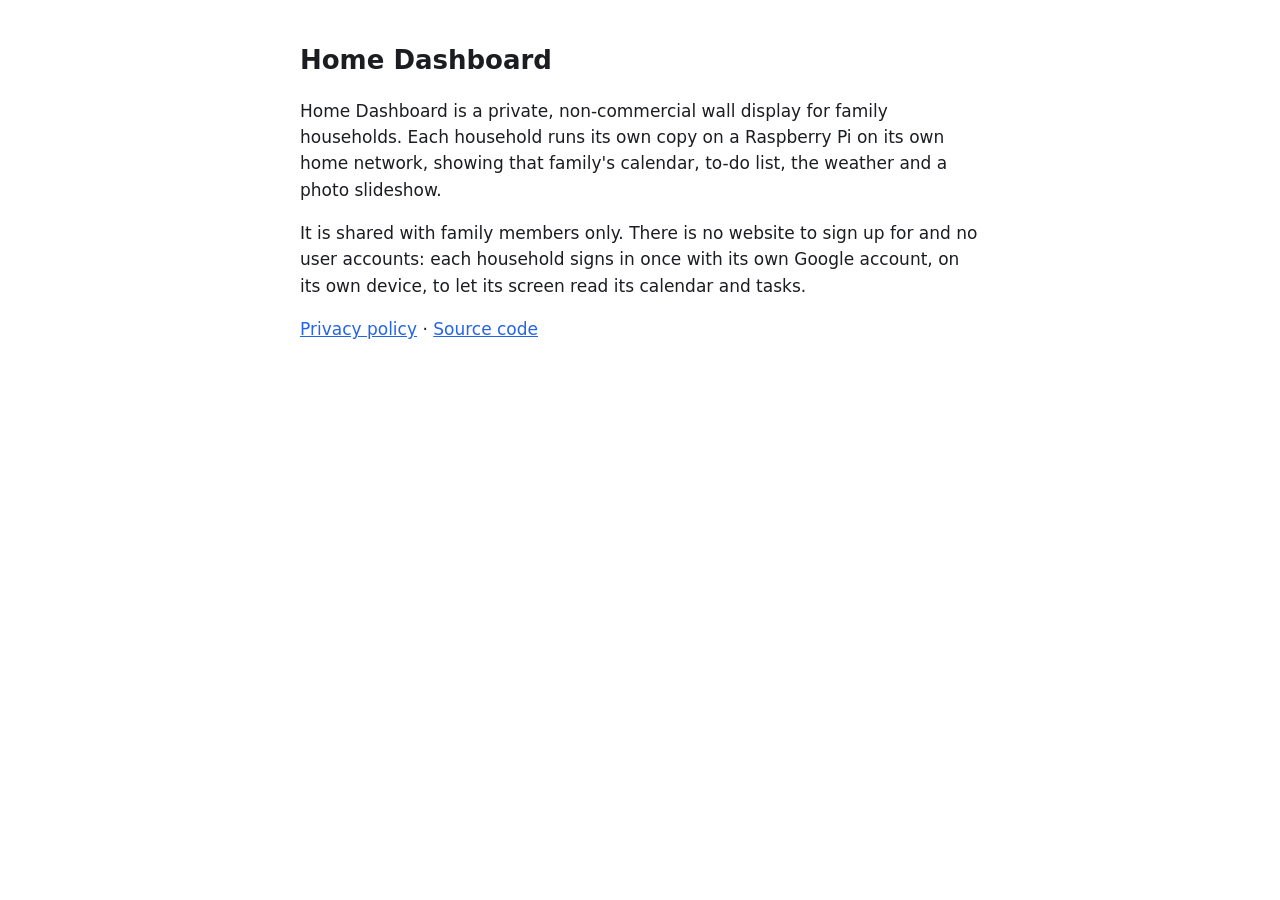
<file: docs/index.html>
<!doctype html>
<html lang="en"><head><meta charset="utf-8"><meta name="viewport" content="width=device-width, initial-scale=1">
<title>Home Dashboard</title><style>body{max-width:680px;margin:40px auto;padding:0 16px;font:17px/1.55 system-ui,-apple-system,Roboto,sans-serif;color:#1b1d21;background:#fff}h1{font-size:26px}h2{font-size:19px;margin-top:28px}a{color:#2563eb}@media (prefers-color-scheme:dark){body{color:#eceef2;background:#111317}a{color:#60a5fa}}</style></head><body>
<h1>Home Dashboard</h1>
<p>Home Dashboard is a private, non-commercial wall display for family households. Each household runs
its own copy on a Raspberry Pi on its own home network, showing that family's calendar, to-do list, the
weather and a photo slideshow.</p>
<p>It is shared with family members only. There is no website to sign up for and no user accounts: each
household signs in once with its own Google account, on its own device, to let its screen read its
calendar and tasks.</p>
<p><a href="privacy.html">Privacy policy</a> · <a href="https://github.com/mbwamkali/pi-dashboard">Source code</a></p>
</body></html>
</file>
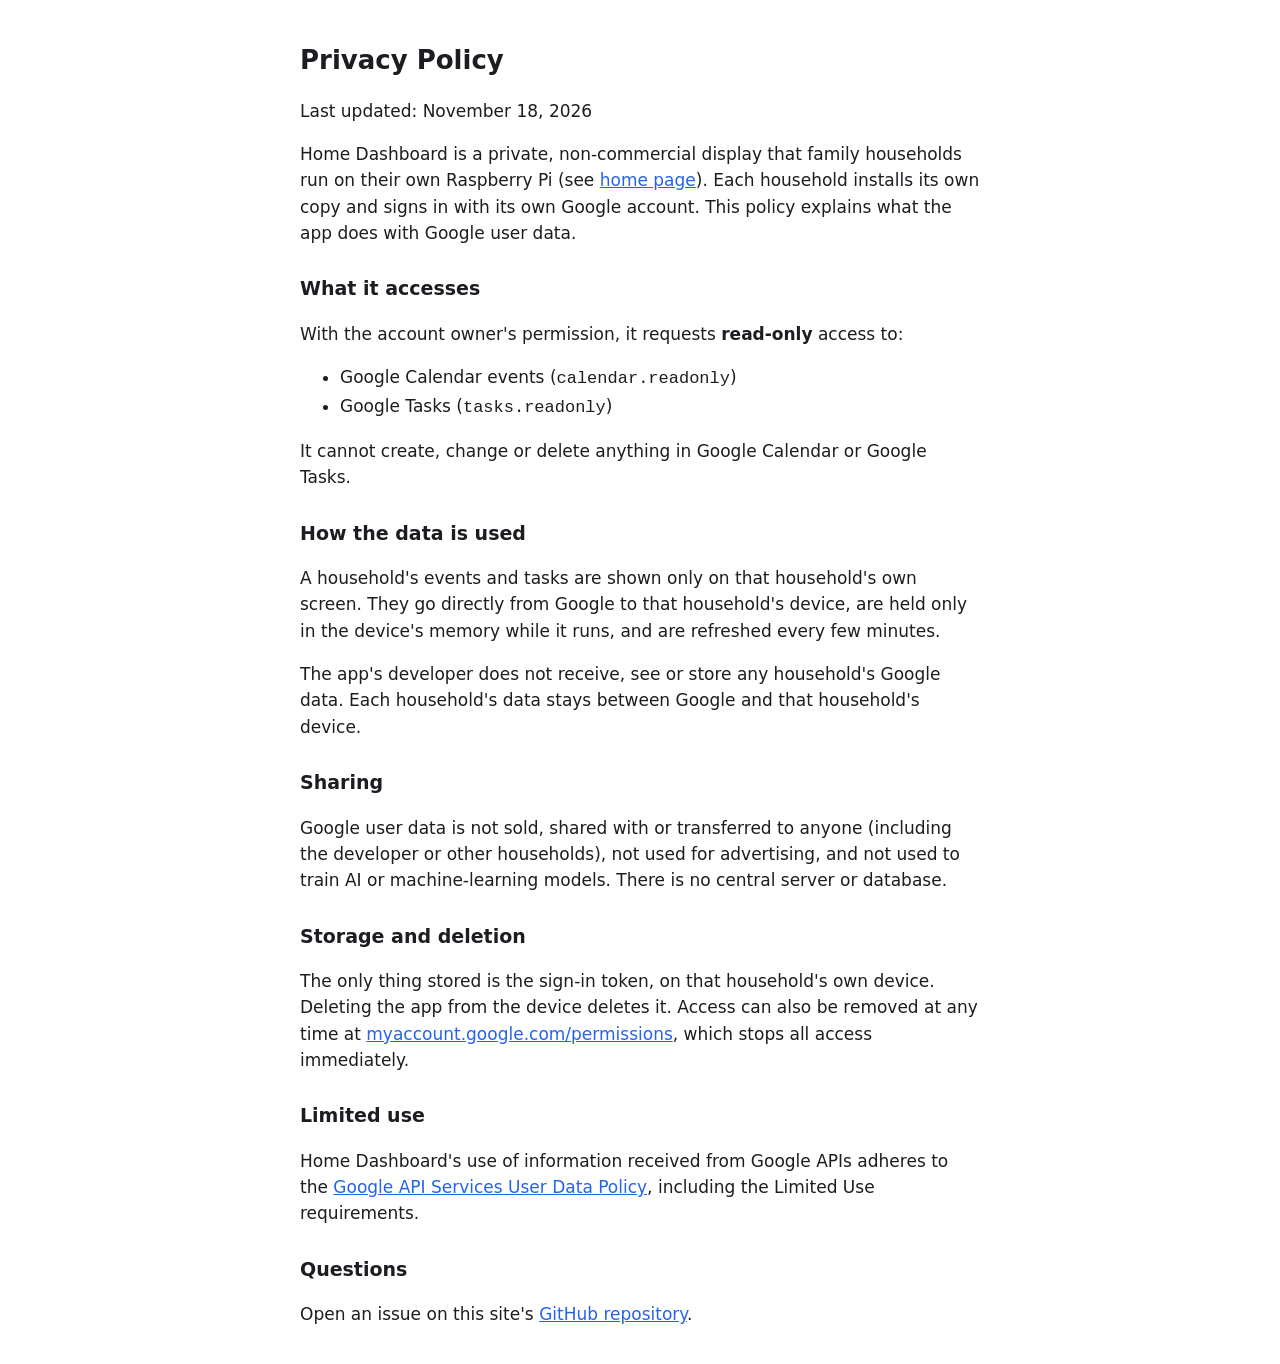
<file: docs/privacy.html>
<!doctype html>
<html lang="en"><head><meta charset="utf-8"><meta name="viewport" content="width=device-width, initial-scale=1">
<title>Privacy Policy</title><style>body{max-width:680px;margin:40px auto;padding:0 16px;font:17px/1.55 system-ui,-apple-system,Roboto,sans-serif;color:#1b1d21;background:#fff}h1{font-size:26px}h2{font-size:19px;margin-top:28px}a{color:#2563eb}@media (prefers-color-scheme:dark){body{color:#eceef2;background:#111317}a{color:#60a5fa}}</style></head><body>
<h1>Privacy Policy</h1>
<p>Last updated: November 18, 2026</p>
<p>Home Dashboard is a private, non-commercial display that family households run on their own
Raspberry Pi (see <a href="./">home page</a>). Each household installs its own copy and signs in with its
own Google account. This policy explains what the app does with Google user data.</p>
<h2>What it accesses</h2>
<p>With the account owner's permission, it requests <strong>read-only</strong> access to:</p>
<ul><li>Google Calendar events (<code>calendar.readonly</code>)</li>
<li>Google Tasks (<code>tasks.readonly</code>)</li></ul>
<p>It cannot create, change or delete anything in Google Calendar or Google Tasks.</p>
<h2>How the data is used</h2>
<p>A household's events and tasks are shown only on that household's own screen. They go directly from
Google to that household's device, are held only in the device's memory while it runs, and are
refreshed every few minutes.</p>
<p>The app's developer does not receive, see or store any household's Google data. Each household's
data stays between Google and that household's device.</p>
<h2>Sharing</h2>
<p>Google user data is not sold, shared with or transferred to anyone (including the developer or other
households), not used for advertising, and not used to train AI or machine-learning models. There is no
central server or database.</p>
<h2>Storage and deletion</h2>
<p>The only thing stored is the sign-in token, on that household's own device. Deleting the app from the
device deletes it. Access can also be removed at any time at
<a href="https://myaccount.google.com/permissions">myaccount.google.com/permissions</a>, which stops all
access immediately.</p>
<h2>Limited use</h2>
<p>Home Dashboard's use of information received from Google APIs adheres to the
<a href="https://developers.google.com/terms/api-services-user-data-policy">Google API Services User Data Policy</a>,
including the Limited Use requirements.</p>
<h2>Questions</h2>
<p>Open an issue on this site's <a href="https://github.com/mbwamkali/pi-dashboard/issues">GitHub repository</a>.</p>
</body></html>
</file>
